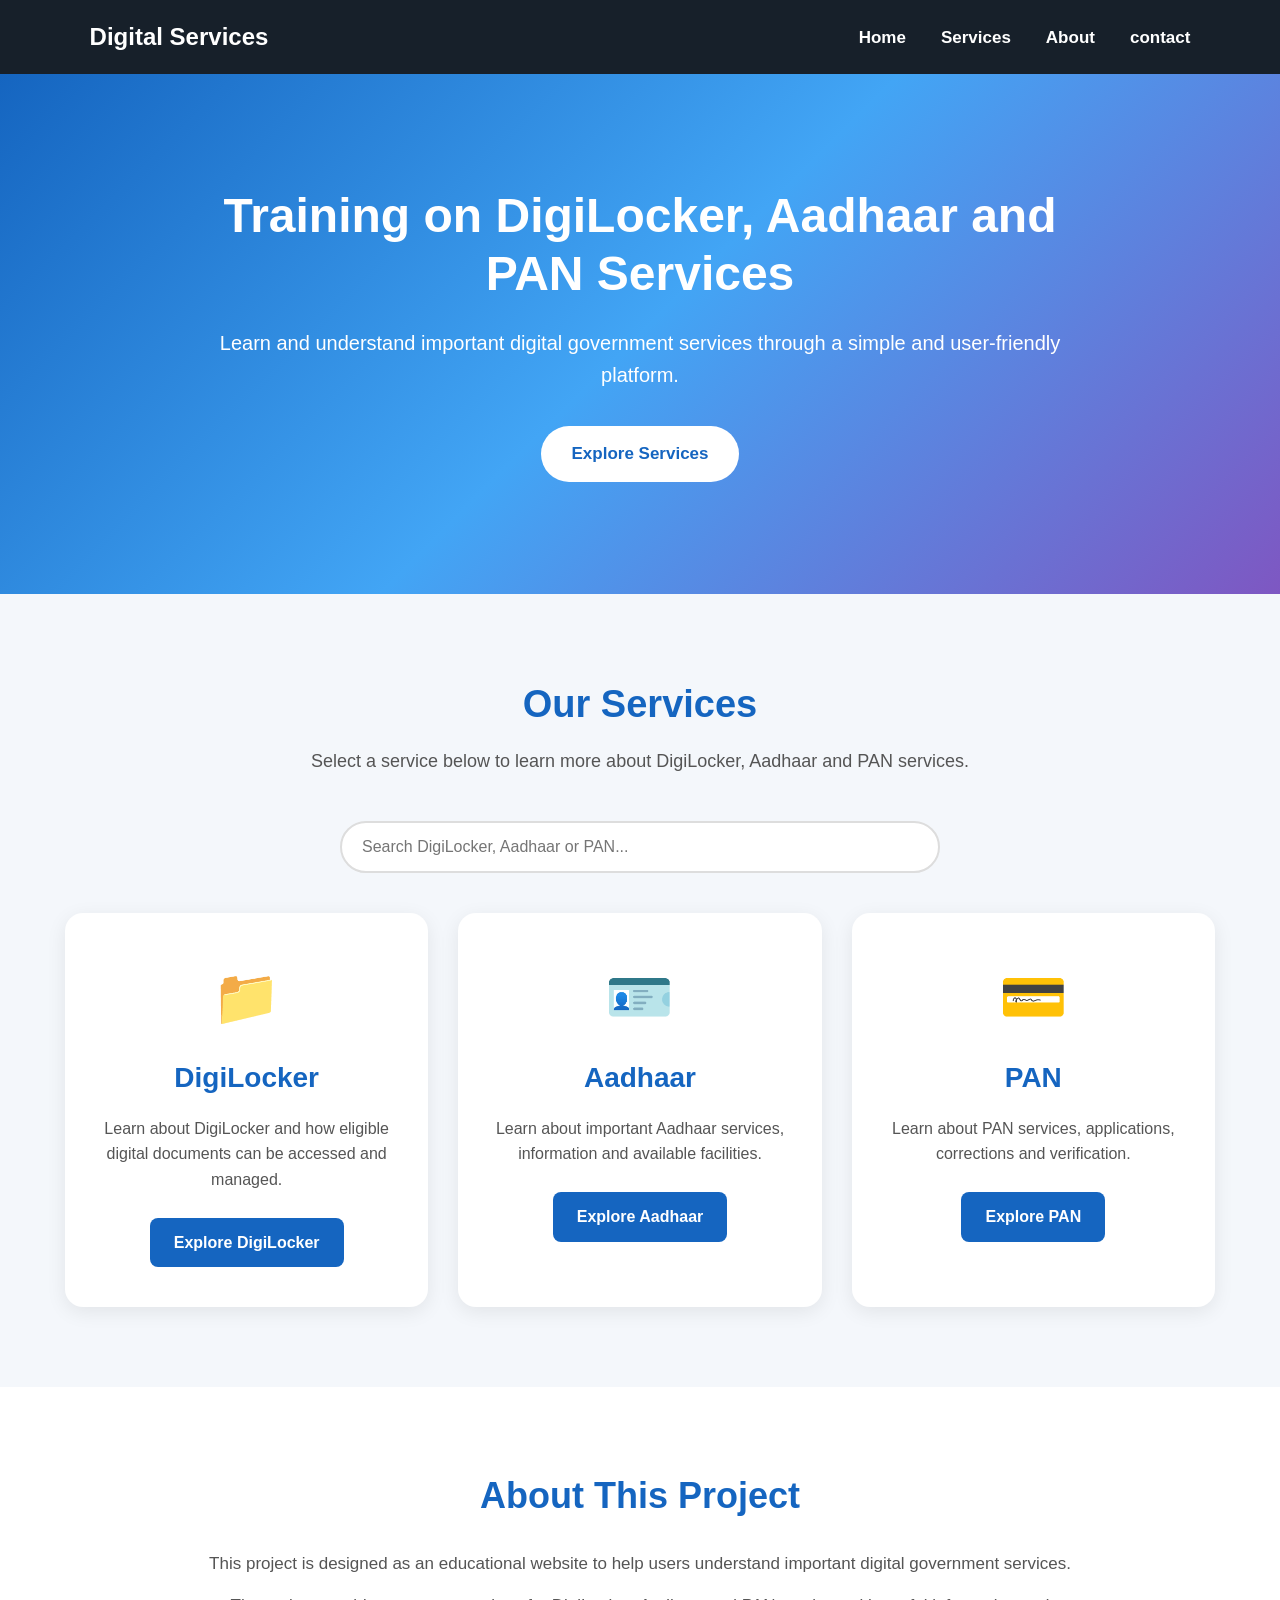
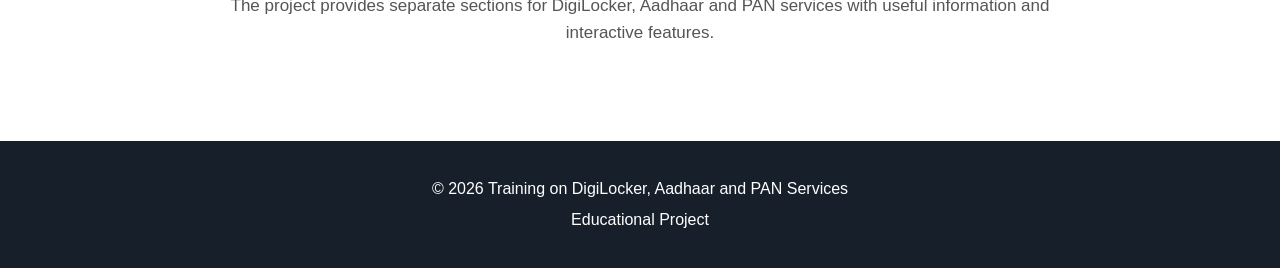
<file: index.html>
<!DOCTYPE html>
<html lang="en">

<head>
    <meta charset="UTF-8">
    <meta name="viewport" content="width=device-width, initial-scale=1.0">

    <title>Training on DigiLocker, Aadhaar and PAN Services</title>

    <!-- CSS -->
    <link rel="stylesheet" href="style.css">
</head>

<body>

    <!-- =================================
         NAVIGATION BAR
    ================================== -->

    <nav class="navbar">

        <div class="logo">
            Digital Services
        </div>

        <ul class="nav-links">

            <li>
                <a href="#home">Home</a>
            </li>

            <li>
                <a href="#services">Services</a>
            </li>

            <li>
                <a href="#about">About</a>
            </li>

            <li>
                <a href="contact/contact.html">contact</a>
            </li>

        </ul>

    </nav>


    <!-- =================================
         HERO / HOME SECTION
    ================================== -->

    <section class="hero" id="home">

        <div class="hero-content">

            <h1>
                Training on DigiLocker,
                Aadhaar and PAN Services
            </h1>

            <p>
                Learn and understand important digital
                government services through a simple
                and user-friendly platform.
            </p>

            <a href="#services" class="hero-button">
                Explore Services
            </a>

        </div>

    </section>


    <!-- =================================
         SERVICES SECTION
    ================================== -->

    <section class="services-section" id="services">

        <h2>Our Services</h2>

        <p class="section-description">
            Select a service below to learn more about
            DigiLocker, Aadhaar and PAN services.
        </p>


        <!-- SEARCH BOX -->

        <div class="search-box">

            <input
                type="text"
                id="searchInput"
                placeholder="Search DigiLocker, Aadhaar or PAN..."
            >

        </div>


        <!-- SERVICE CARDS -->

        <div class="service-container">


            <!-- =================================
                 DIGILOCKER
            ================================== -->

            <div class="home-service-card">

                <div class="service-icon">
                    📁
                </div>

                <h3>DigiLocker</h3>

                <p>
                    Learn about DigiLocker and how eligible
                    digital documents can be accessed and managed.
                </p>

                <a
                    href="DigiLocker/digilocker.html"
                    class="service-button"
                >
                    Explore DigiLocker
                </a>

            </div>


            <!-- =================================
                 AADHAAR
            ================================== -->

            <div class="home-service-card">

                <div class="service-icon">
                    🪪
                </div>

                <h3>Aadhaar</h3>

                <p>
                    Learn about important Aadhaar services,
                    information and available facilities.
                </p>

                <a
                    href="Aadhaar/aadhaar.html"
                    class="service-button"
                >
                    Explore Aadhaar
                </a>

            </div>


            <!-- =================================
                 PAN
            ================================== -->

            <div class="home-service-card">

                <div class="service-icon">
                    💳
                </div>

                <h3>PAN</h3>

                <p>
                    Learn about PAN services, applications,
                    corrections and verification.
                </p>

                <a
                    href="PAN/pan.html"
                    class="service-button"
                >
                    Explore PAN
                </a>

            </div>


        </div>

    </section>


    <!-- =================================
         ABOUT SECTION
    ================================== -->

    <section class="about-section" id="about">

        <div class="about-content">

            <h2>About This Project</h2>

            <p>
                This project is designed as an educational
                website to help users understand important
                digital government services.
            </p>

            <p>
                The project provides separate sections for
                DigiLocker, Aadhaar and PAN services with
                useful information and interactive features.
            </p>

        </div>

    </section>


    <!-- =================================
         FOOTER
    ================================== -->

    <footer>

        <p>
            © 2026 Training on DigiLocker, Aadhaar and PAN Services
        </p>

        <p>
            Educational Project
        </p>

    </footer>


    <!-- =================================
         JAVASCRIPT
    ================================== -->

    <script src="script.js"></script>

</body>

</html>
</file>
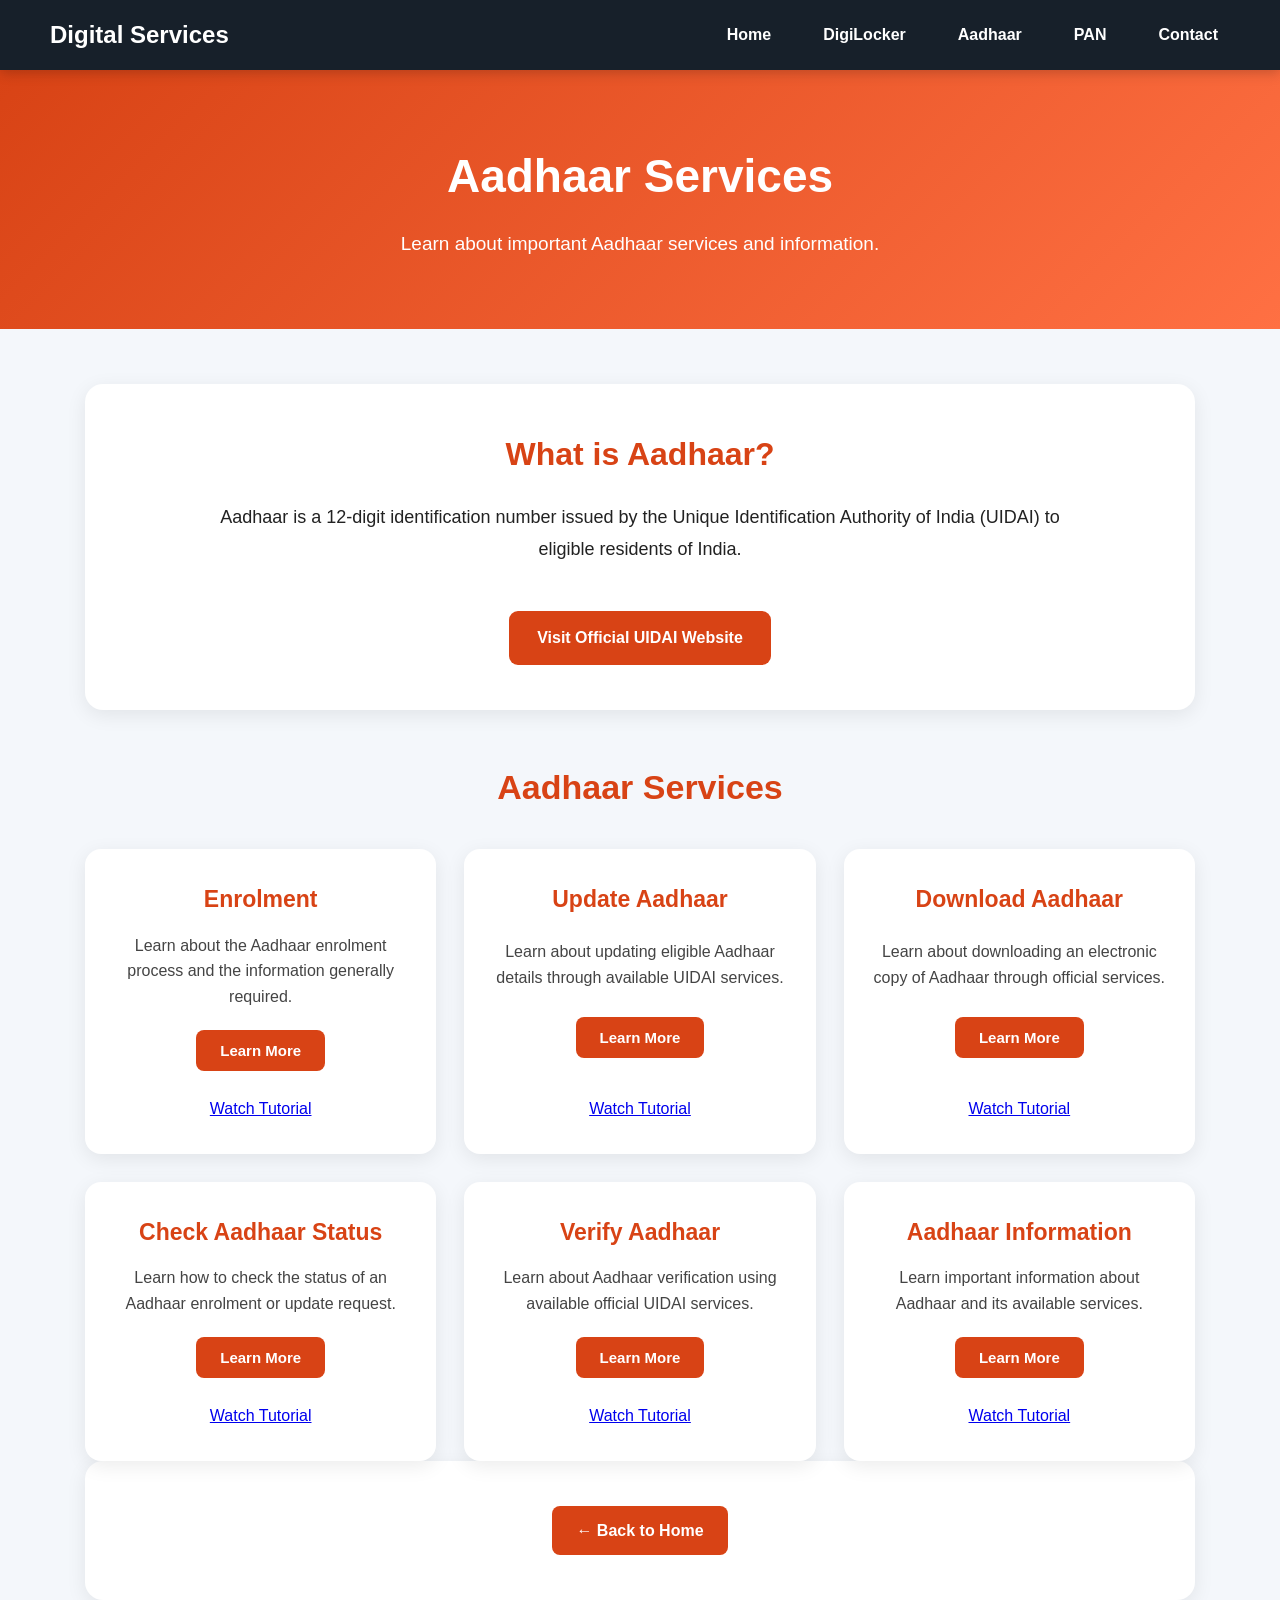
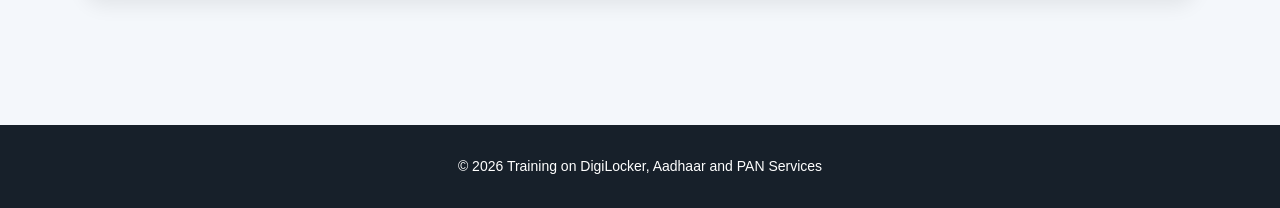
<file: Aadhaar/aadhaar.html>
<!DOCTYPE html>
<html lang="en">

<head>
    <meta charset="UTF-8">
    <meta name="viewport" content="width=device-width, initial-scale=1.0">

    <title>Aadhaar Services</title>

    <link rel="stylesheet" href="aadhaar.css">
</head>

<body>
    <!-- =================================
     NAVIGATION BAR
================================= -->

<nav class="navbar">

    <div class="logo">
        Digital Services
    </div>

    <ul class="nav-links">

        <li>
            <a href="../index.html">Home</a>
        </li>

        <li>
            <a href="../DigiLocker/digilocker.html">DigiLocker</a>
        </li>

        <li>
            <a href="aadhaar.html">Aadhaar</a>
        </li>

        <li>
            <a href="../PAN/pan.html">PAN</a>
        </li>

        <li>
            <a href="../Contact/contact.html">Contact</a>
        </li>

    </ul>

</nav>

    <!-- =================================
         HEADER
    ================================== -->

    <header>

        <h1>Aadhaar Services</h1>

        <p>
            Learn about important Aadhaar services
            and information.
        </p>



    </header>


    <main>

        <!-- =================================
             INTRODUCTION
        ================================== -->

        <section class="welcome">

            <h2>What is Aadhaar?</h2>

            <p>
                Aadhaar is a 12-digit identification number
                issued by the Unique Identification Authority
                of India (UIDAI) to eligible residents of India.
            </p>

            <br>

            <a
                href="https://uidai.gov.in/"
                target="_blank"
                rel="noopener noreferrer"
                class="official-button"
            >
                Visit Official UIDAI Website
            </a>

        </section>


        <!-- =================================
             AADHAAR SERVICES
        ================================== -->

        <section class="services">

            <h2>Aadhaar Services</h2>

            <div class="service-container">


                <!-- 1. ENROLMENT -->

                <div class="service-card">

                    <h3>Enrolment</h3>

                    <p>
                        Learn about the Aadhaar enrolment process
                        and the information generally required.
                    </p>

                    <button
                        class="learn-more"
                        data-service="0"
                    >
                        Learn More
                    </button>
                    <br>
                    <a href="https://www.youtube.com/watch?v=phr7xrssjdw" target="_blank" rel="noopener noreferrer">Watch Tutorial</a>

                </div>


                <!-- 2. UPDATE -->

                <div class="service-card">

                    <h3>Update Aadhaar</h3>

                    <p>
                        Learn about updating eligible Aadhaar
                        details through available UIDAI services.
                    </p>

                    <button
                        class="learn-more"
                        data-service="1"
                    >
                        Learn More
                    </button>
<br>
<a href="https://youtube.com/shorts/GVtZvedIdoM" target="_blank" rel="noopener noreferrer">Watch Tutorial</a>
                </div>


                <!-- 3. DOWNLOAD -->

                <div class="service-card">

                    <h3>Download Aadhaar</h3>

                    <p>
                        Learn about downloading an electronic
                        copy of Aadhaar through official services.
                    </p>

                    <button
                        class="learn-more"
                        data-service="2"
                    >
                        Learn More
                    </button>
                    <br>
<a href="https://youtube.com/shorts/jNaqPc8-eeA" target="_blank" rel="noopener noreferrer">Watch Tutorial</a>

                </div>


                <!-- 4. CHECK STATUS -->

                <div class="service-card">

                    <h3>Check Aadhaar Status</h3>

                    <p>
                        Learn how to check the status of an
                        Aadhaar enrolment or update request.
                    </p>

                    <button
                        class="learn-more"
                        data-service="3"
                    >
                        Learn More
                    </button>
                    <br>
                    <a href="https://www.youtube.com/watch?v=phr7xrssjdw" target="_blank" rel="noopener noreferrer">Watch Tutorial</a>

                </div>


                <!-- 5. VERIFY -->

                <div class="service-card">

                    <h3>Verify Aadhaar</h3>

                    <p>
                        Learn about Aadhaar verification using
                        available official UIDAI services.
                    </p>

                    <button
                        class="learn-more"
                        data-service="4"
                    >
                        Learn More
                    </button>
                    <br>
                    <a href="https://www.youtube.com/watch?v=wFTc5r4YvUU" target="_blank" rel="noopener noreferrer">Watch Tutorial</a>

                </div>


                <!-- 6. INFORMATION -->

                <div class="service-card">

                    <h3>Aadhaar Information</h3>

                    <p>
                        Learn important information about Aadhaar
                        and its available services.
                    </p>

                    <button
                        class="learn-more"
                        data-service="5"
                        >
                        Learn More
                    </button>
                    <br>
                    <a href="https://www.youtube.com/watch?v=z5Hl0UlqBKk" target="_blank" rel="noopener noreferrer">Watch Tutorial</a>

                </div>

            
           
        </section>


        <!-- =================================
             BACK TO HOME
        ================================== -->

        <section class="welcome">

            <a href="../index.html">
                ← Back to Home
            </a>

        </section>

    </main>


    <!-- =================================
         INFORMATION POPUP
    ================================== -->

    <div class="modal" id="infoModal">

        <div class="modal-content">

            <button
                class="close-button"
                id="closeModal"
            >
                ×
            </button>

            <h2 id="modalTitle">
                Aadhaar Service
            </h2>

            <p id="modalMessage"></p>

            <button
                class="modal-close"
                id="modalCloseButton"
            >
                Close
            </button>

        </div>

    </div>


    <!-- =================================
         FOOTER
    ================================== -->

    <footer>

        <p>
            © 2026 Training on DigiLocker, Aadhaar and PAN Services
        </p>

    </footer>


    <!-- =================================
         JAVASCRIPT
    ================================== -->

    <script src="aadhaar.js"></script>

</body>

</html>
</file>
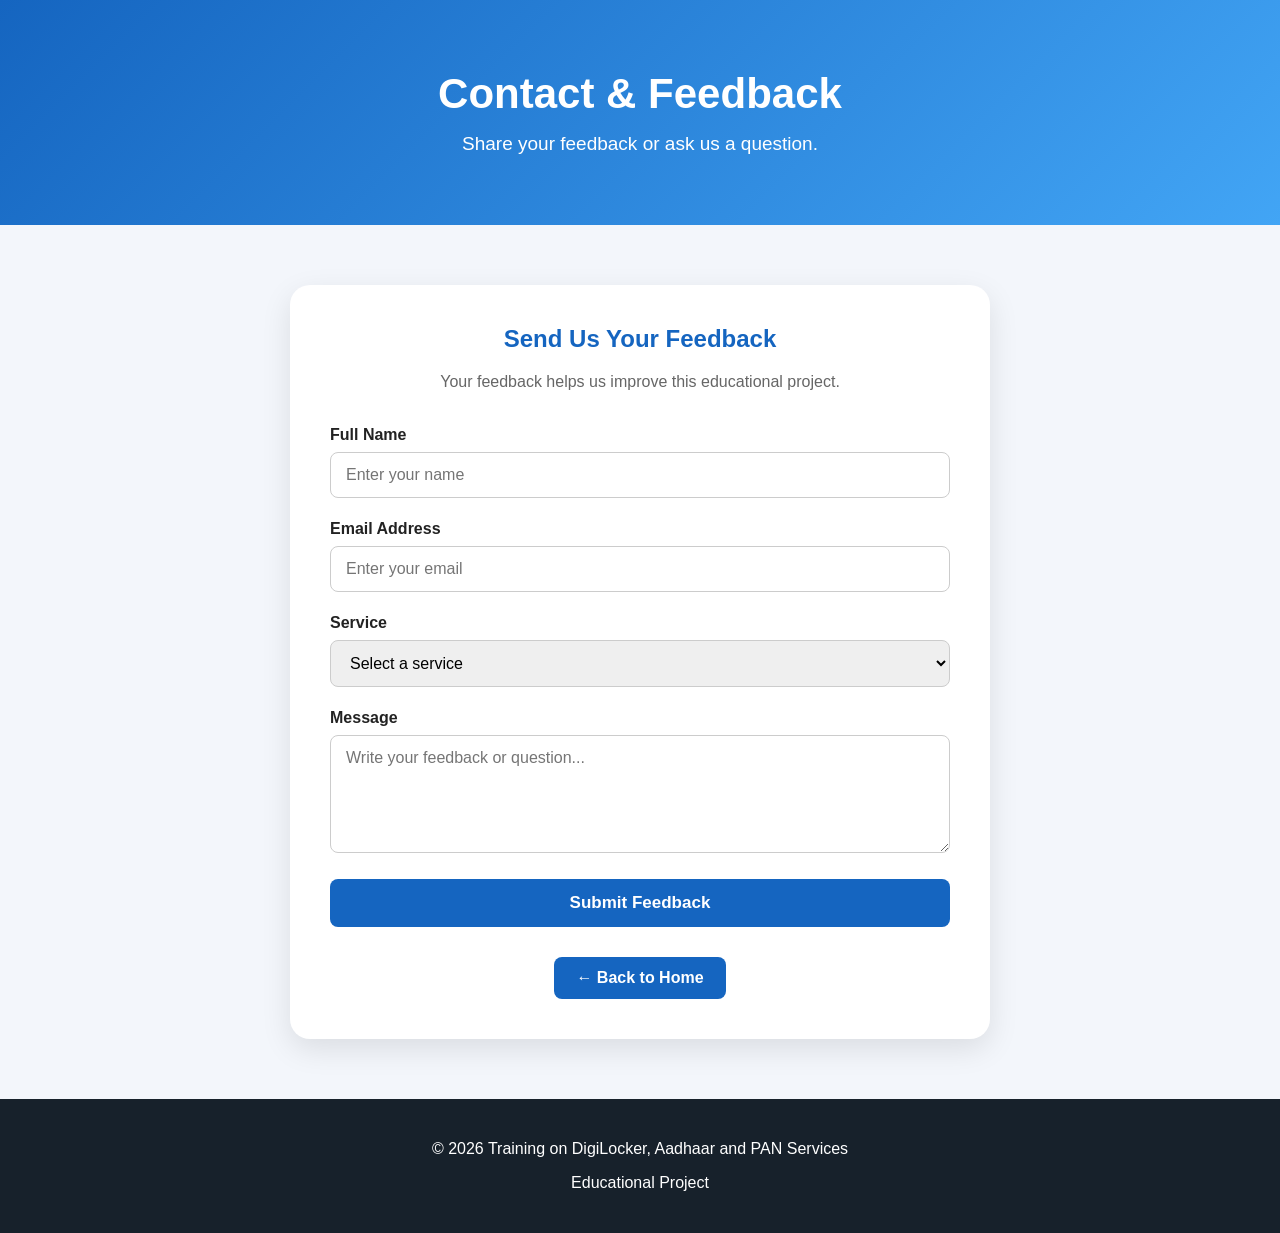
<file: contact/contact.html>
<!DOCTYPE html>
<html lang="en">

<head>
    <meta charset="UTF-8">
    <meta name="viewport" content="width=device-width, initial-scale=1.0">

    <title>Contact & Feedback</title>

    <link rel="stylesheet" href="contact.css">
</head>

<body>

    <!-- HEADER -->

    <header class="contact-header">

        <h1>Contact & Feedback</h1>

        <p>
            Share your feedback or ask us a question.
        </p>

    </header>


    <!-- CONTACT FORM -->

    <main>

        <section class="contact-section">

            <div class="contact-card">

                <h2>Send Us Your Feedback</h2>

                <p>
                    Your feedback helps us improve this educational project.
                </p>


                <form id="contactForm">

                    <!-- Name -->

                    <div class="form-group">

                        <label for="name">
                            Full Name
                        </label>

                        <input
                            type="text"
                            id="name"
                            placeholder="Enter your name"
                        >

                        <small id="nameError"></small>

                    </div>


                    <!-- Email -->

                    <div class="form-group">

                        <label for="email">
                            Email Address
                        </label>

                        <input
                            type="email"
                            id="email"
                            placeholder="Enter your email"
                        >

                        <small id="emailError"></small>

                    </div>


                    <!-- Service -->

                    <div class="form-group">

                        <label for="service">
                            Service
                        </label>

                        <select id="service">

                            <option value="">
                                Select a service
                            </option>

                            <option value="DigiLocker">
                                DigiLocker
                            </option>

                            <option value="Aadhaar">
                                Aadhaar
                            </option>

                            <option value="PAN">
                                PAN
                            </option>

                        </select>

                        <small id="serviceError"></small>

                    </div>


                    <!-- Message -->

                    <div class="form-group">

                        <label for="message">
                            Message
                        </label>

                        <textarea
                            id="message"
                            rows="5"
                            placeholder="Write your feedback or question..."
                        ></textarea>

                        <small id="messageError"></small>

                    </div>


                    <!-- Submit -->

                    <button type="submit" class="submit-button">
                        Submit Feedback
                    </button>

                </form>


                <!-- Success Message -->

                <div id="successMessage" class="success-message"></div>


                <!-- Back Home -->

                <a href="../index.html" class="back-button">
                    ← Back to Home
                </a>

            </div>

        </section>

    </main>


    <!-- FOOTER -->

    <footer>

        <p>
            © 2026 Training on DigiLocker, Aadhaar and PAN Services
        </p>

        <p>
            Educational Project
        </p>

    </footer>


    <!-- JAVASCRIPT -->

    <script src="contact.js"></script>
</body>
</html>
</file>
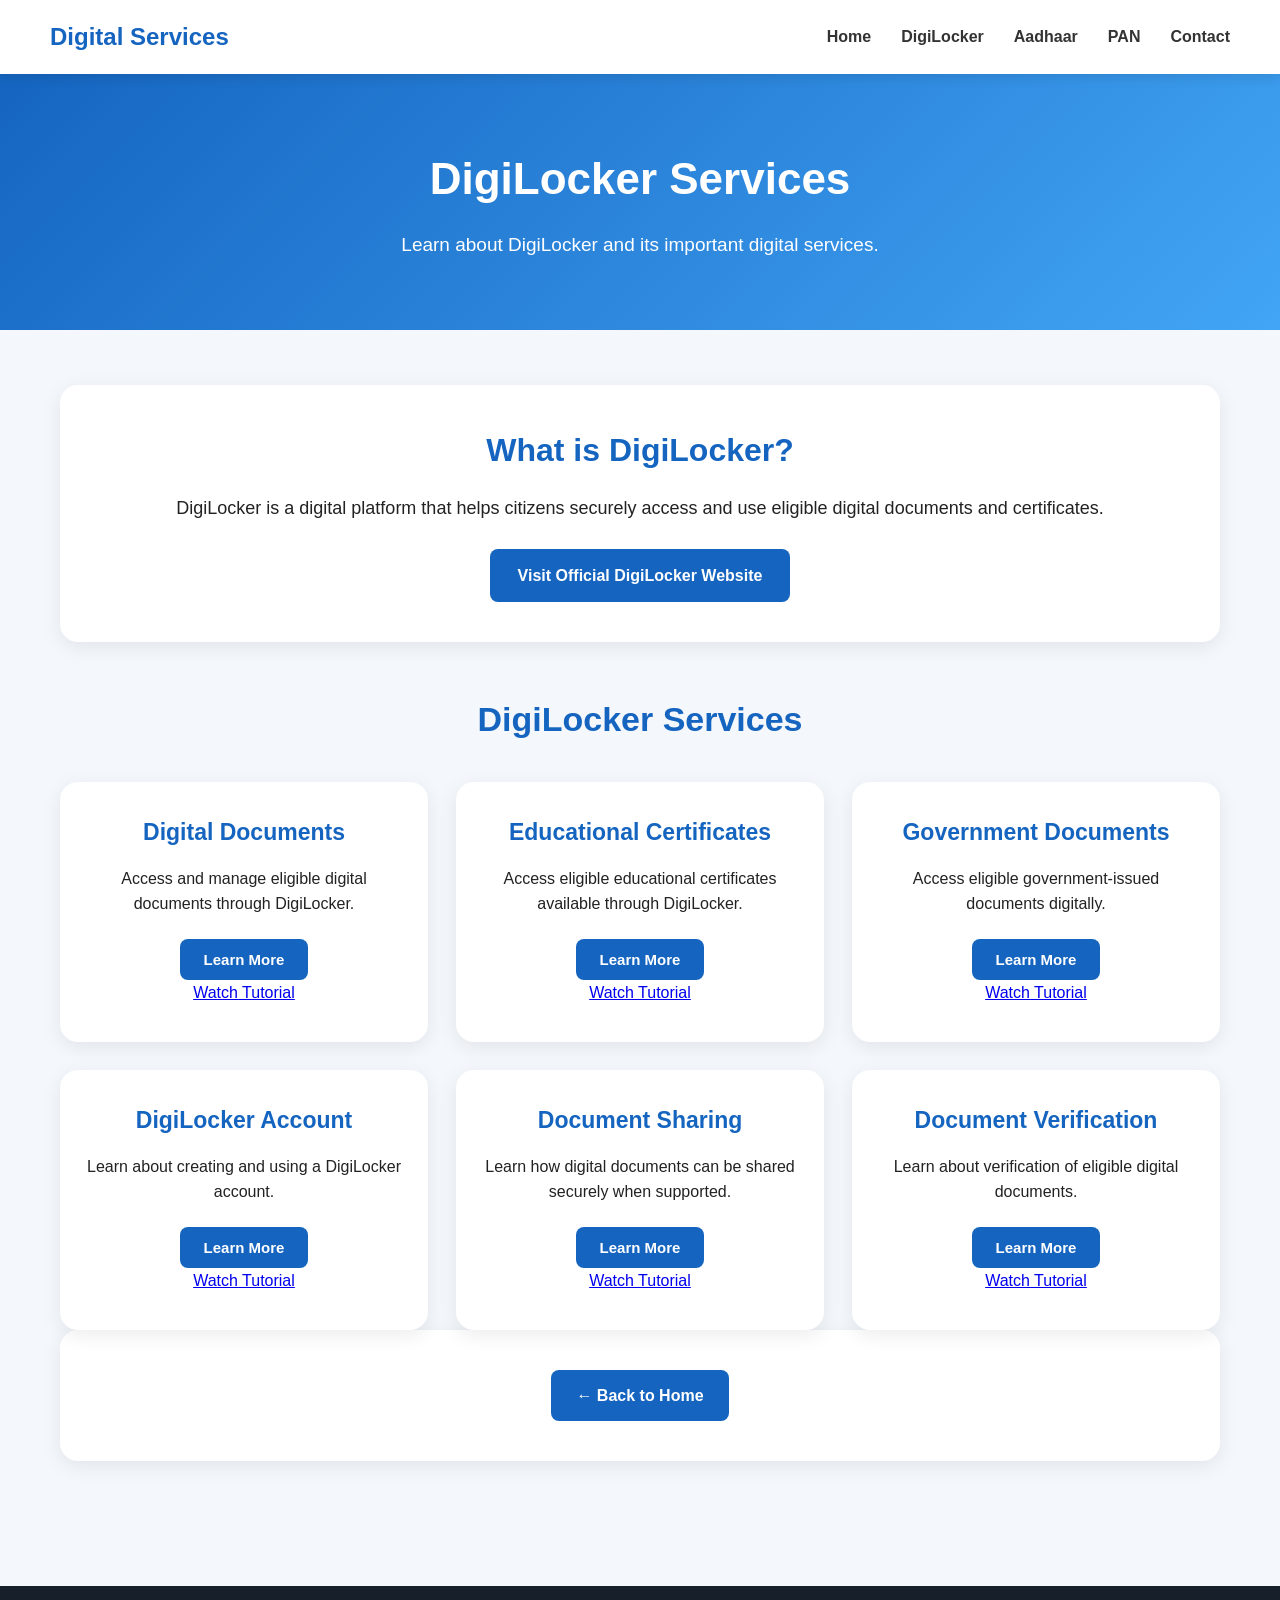
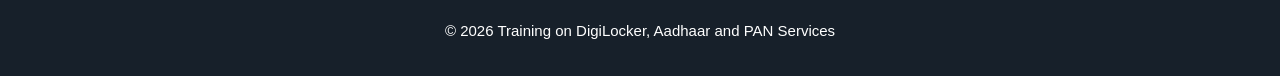
<file: DigiLocker/digilocker.html>
<!DOCTYPE html>
<html lang="en">

<head>
    <meta charset="UTF-8">
    <meta name="viewport" content="width=device-width, initial-scale=1.0">

    <title>DigiLocker Services</title>

    <link rel="stylesheet" href="digilocker.css">
</head>

<body>

    <!-- =================================
         NAVIGATION BAR
    ================================== -->

    <nav class="navbar">

        <div class="logo">
            Digital Services
        </div>

        <ul class="nav-links">

            <li>
                <a href="../index.html">Home</a>
            </li>

            <li>
                <a href="digilocker.html">DigiLocker</a>
            </li>

            <li>
                <a href="../Aadhaar/aadhaar.html">Aadhaar</a>
            </li>

            <li>
                <a href="../PAN/pan.html">PAN</a>
            </li>

            <li>
                <a href="../Contact/contact.html">Contact</a>
            </li>

        </ul>

    </nav>


    <!-- =================================
         HEADER
    ================================== -->

    <header>

        <h1>DigiLocker Services</h1>

        <p>
            Learn about DigiLocker and its important digital services.
        </p>


    </header>


    <main>

        <!-- =================================
             INTRODUCTION
        ================================== -->

        <section class="welcome">

            <h2>What is DigiLocker?</h2>

            <p>
                DigiLocker is a digital platform that helps citizens
                securely access and use eligible digital documents
                and certificates.
            </p>

            <br>

            <a
                href="https://www.digilocker.gov.in/"
                target="_blank"
                rel="noopener noreferrer"
                class="official-button"
            >
                Visit Official DigiLocker Website
            </a>

        </section>


        <!-- =================================
             SERVICES
        ================================== -->

        <section class="services">

            <h2>DigiLocker Services</h2>

            <div class="service-container">


                <!-- Digital Documents -->

                <div class="service-card">

                    <h3>Digital Documents</h3>

                    <p>
                        Access and manage eligible digital documents
                        through DigiLocker.
                    </p>

                    <button
                        class="learn-more"
                        data-service="0"
                    >
                        Learn More
                    </button>
                    
                    <br>
                    <a href="https://www.youtube.com/watch?v=-s2o9ngAWE4"
   target="_blank" rel="noopener noreferrer">Watch Tutorial</a>

                </div>


                <!-- Educational Certificates -->

                <div class="service-card">

                    <h3>Educational Certificates</h3>

                    <p>
                        Access eligible educational certificates
                        available through DigiLocker.
                    </p>

                    <button
                        class="learn-more"
                        data-service="1"
                    >
                        Learn More
                    </button>

                    <br>
                    <a href="https://www.youtube.com/watch?v=7EsX-WRafk0"
   target="_blank" rel="noopener noreferrer">Watch Tutorial</a>

                </div>


                <!-- Government Documents -->

                <div class="service-card">

                    <h3>Government Documents</h3>

                    <p>
                        Access eligible government-issued documents
                        digitally.
                    </p>

                    <button
                        class="learn-more"
                        data-service="2"
                    >
                        Learn More
                    </button>

                    <br>
                    <a href="https://www.youtube.com/watch?v=-s2o9ngAWE4"
   target="_blank" rel="noopener noreferrer">Watch Tutorial</a>

                </div>


                <!-- DigiLocker Account -->

                <div class="service-card">

                    <h3>DigiLocker Account</h3>

                    <p>
                        Learn about creating and using a DigiLocker
                        account.
                    </p>

                    <button
                        class="learn-more"
                        data-service="3"
                    >
                        Learn More
                    </button>

<br>
<a href="https://www.youtube.com/watch?v=-s2o9ngAWE4"
   target="_blank" rel="noopener noreferrer">Watch Tutorial</a>
                </div>


                <!-- Document Sharing -->

                <div class="service-card">

                    <h3>Document Sharing</h3>

                    <p>
                        Learn how digital documents can be shared
                        securely when supported.
                    </p>

                    <button
                        class="learn-more"
                        data-service="4"
                    >
                        Learn More
                    </button>

<br>
<a href="https://www.youtube.com/watch?v=-s2o9ngAWE4"
   target="_blank" rel="noopener noreferrer">Watch Tutorial</a>
                </div>


                <!-- Document Verification -->

                <div class="service-card">

                    <h3>Document Verification</h3>

                    <p>
                        Learn about verification of eligible
                        digital documents.
                    </p>

                    <button
                        class="learn-more"
                        data-service="5"
                    >
                        Learn More
                    </button>

                    <br>
                    <a href="https://www.youtube.com/watch?v=-s2o9ngAWE4"
   target="_blank" rel="noopener noreferrer">Watch Tutorial</a>

                </div>


            </div>

        </section>


        <!-- =================================
             BACK TO HOME
        ================================== -->

        <section class="welcome">

            <a href="../index.html">
                ← Back to Home
            </a>

        </section>

    </main>


    <!-- =================================
         INFORMATION POPUP
    ================================== -->

    <div class="modal" id="infoModal">

        <div class="modal-content">

            <button
                class="close-button"
                id="closeModal"
            >
                ×
            </button>

            <h2 id="modalTitle">
                DigiLocker Service
            </h2>

            <p id="modalMessage"></p>

            <button
                class="modal-close"
                id="modalCloseButton"
            >
                Close
            </button>

        </div>

    </div>


    <!-- =================================
         FOOTER
    ================================== -->

    <footer>

        <p>
            © 2026 Training on DigiLocker, Aadhaar and PAN Services
        </p>

    </footer>


    <!-- =================================
         JAVASCRIPT
    ================================== -->

    <script src="digilocker.js"></script>

</body>

</html>
</file>
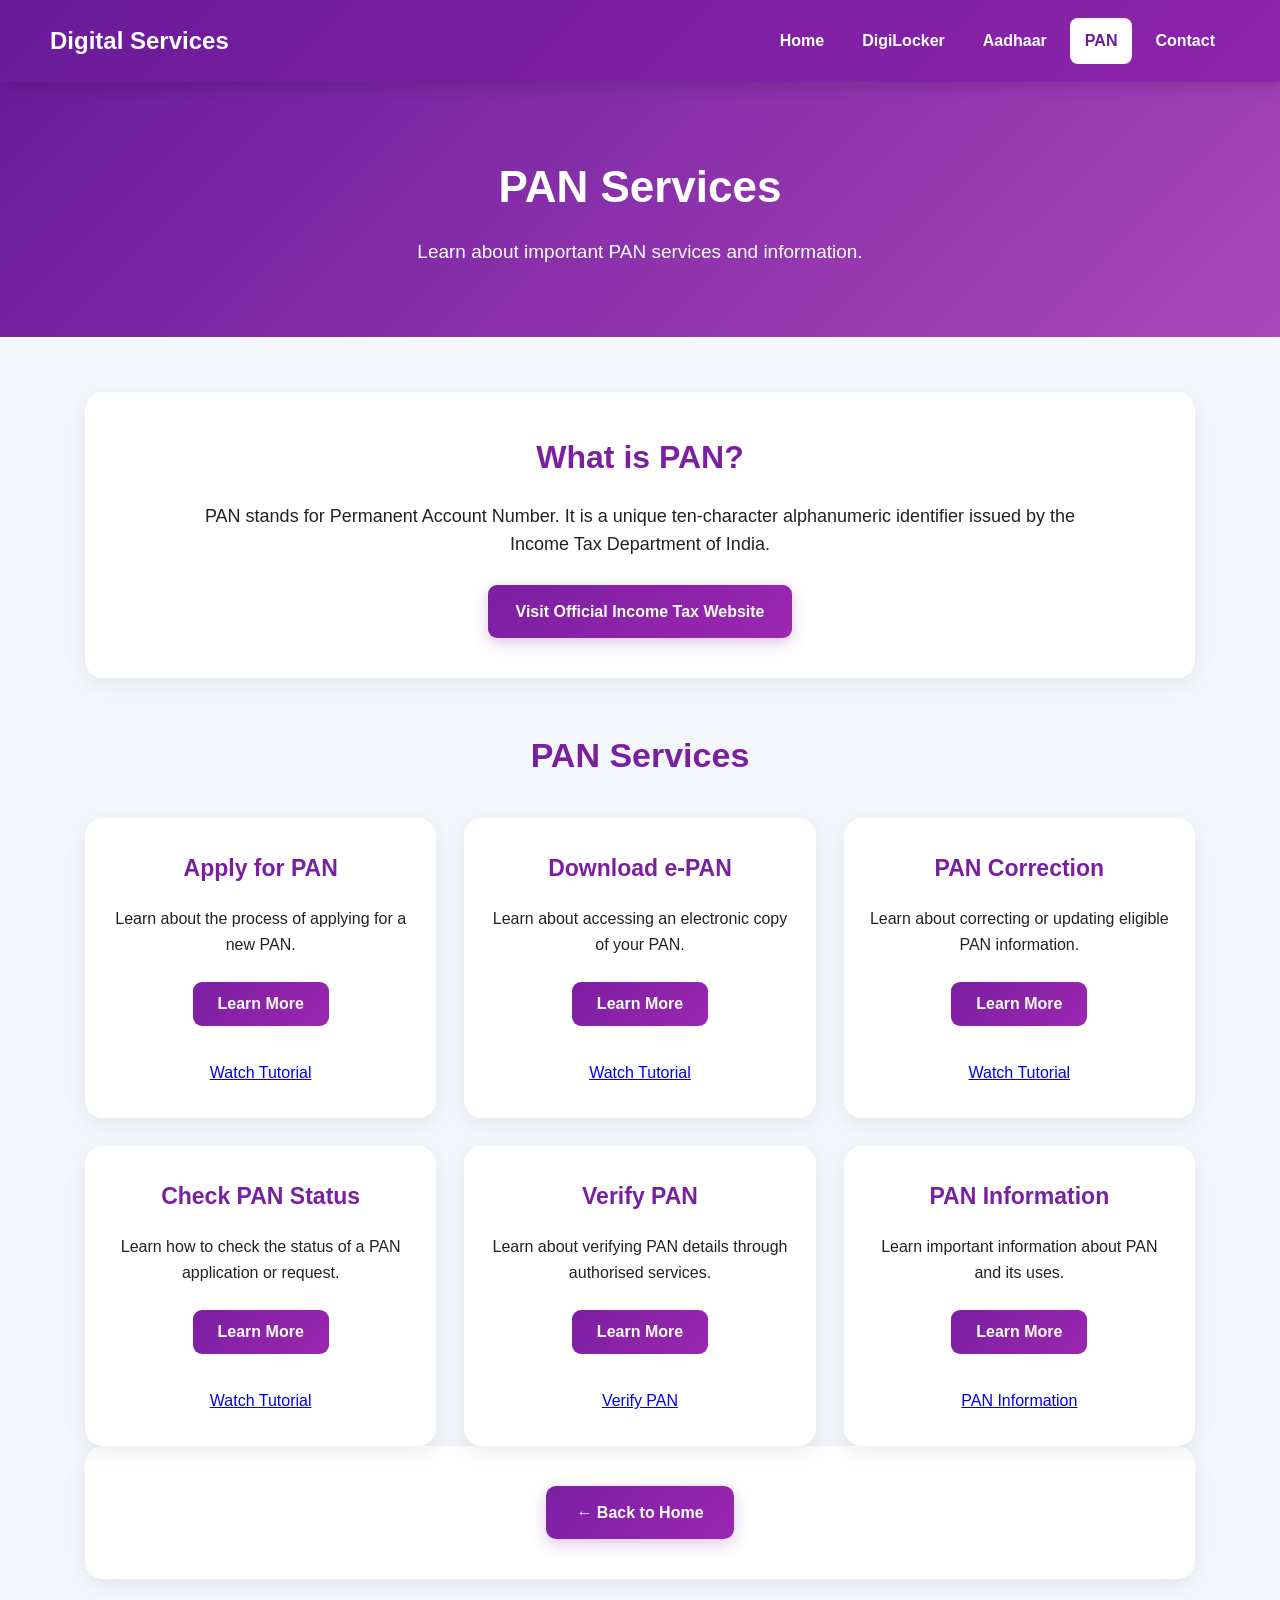
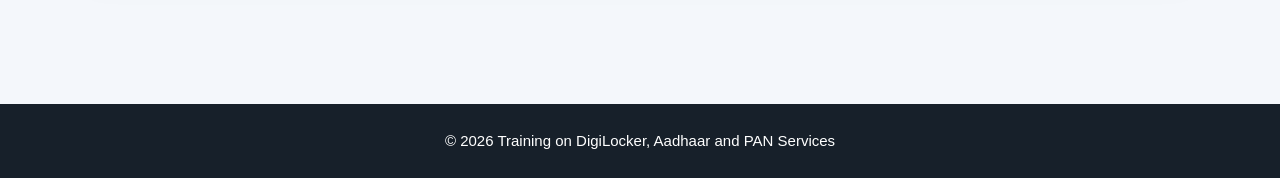
<file: PAN/pan.html>
<!DOCTYPE html>
<html lang="en">

<head>
    <meta charset="UTF-8">
    <meta name="viewport" content="width=device-width, initial-scale=1.0">

    <title>PAN Services</title>

    <link rel="stylesheet" href="pan.css">
</head>

<body>

    <!-- =================================
         NAVIGATION BAR
    ================================== -->

    <nav class="navbar">

        <div class="logo">
            Digital Services
        </div>

        <ul class="nav-links">

            <li>
                <a href="../index.html">Home</a>
            </li>

            <li>
                <a href="../DigiLocker/digilocker.html">DigiLocker</a>
            </li>

            <li>
                <a href="../Aadhaar/aadhaar.html">Aadhaar</a>
            </li>

            <li>
                <a href="pan.html">PAN</a>
            </li>

            <li>
                <a href="../Contact/contact.html">Contact</a>
            </li>

        </ul>

    </nav>


    <!-- =================================
         HEADER
    ================================== -->

    <header>

        <h1>PAN Services</h1>

        <p>
            Learn about important PAN services and information.
        </p>



    </header>


    <main>

        <!-- =================================
             INTRODUCTION
        ================================== -->

        <section class="welcome">

            <h2>What is PAN?</h2>

            <p>
                PAN stands for Permanent Account Number.
                It is a unique ten-character alphanumeric
                identifier issued by the Income Tax Department
                of India.
            </p>

            <br>

            <a
                href="https://www.incometax.gov.in/iec/foportal/"
                target="_blank"
                rel="noopener noreferrer"
                class="official-button"
            >
                Visit Official Income Tax Website
            </a>

        </section>


        <!-- =================================
             PAN SERVICES
        ================================== -->

        <section class="services">

            <h2>PAN Services</h2>

            <div class="service-container">


                <!-- APPLY FOR PAN -->

                <div class="service-card">

                    <h3>Apply for PAN</h3>

                    <p>
                        Learn about the process of applying
                        for a new PAN.
                    </p>

                    <button
                        class="learn-more"
                        data-service="0"
                    >
                        Learn More
                    </button>
                    <br>
                    
<a href="https://www.youtube.com/watch?v=j3UGJ6lzsBM" target="_blank" rel="noopener noreferrer">Watch Tutorial</a>


                </div>


                <!-- DOWNLOAD E-PAN -->

                <div class="service-card">

                    <h3>Download e-PAN</h3>

                    <p>
                        Learn about accessing an electronic
                        copy of your PAN.
                    </p>

                    <button
                        class="learn-more"
                        data-service="1"
                    >
                        Learn More
                    </button>
                    <br>
                    <a href="https://www.youtube.com/watch?v=j3UGJ6lzsBM" target="_blank" rel="noopener noreferrer">Watch Tutorial</a>

                </div>


                <!-- PAN CORRECTION -->

                <div class="service-card">

                    <h3>PAN Correction</h3>

                    <p>
                        Learn about correcting or updating
                        eligible PAN information.
                    </p>

                    <button
                        class="learn-more"
                        data-service="2"
                    >
                        Learn More
                    </button>
                    <br>


                <a href="https://www.youtube.com/watch?v=j3UGJ6lzsBM" target="_blank" rel="noopener noreferrer">Watch Tutorial</a>
</div>

                <!-- CHECK PAN STATUS -->

                <div class="service-card">

                    <h3>Check PAN Status</h3>

                    <p>
                        Learn how to check the status of a
                        PAN application or request.
                    </p>

                    <button
                        class="learn-more"
                        data-service="3"
                    >
                        Learn More
                    </button>
                    <br>
                    <a href="https://www.youtube.com/watch?v=j3UGJ6lzsBM" target="_blank" rel="noopener noreferrer">Watch Tutorial</a>

                </div>


                <!-- VERIFY PAN -->

                <div class="service-card">

                    <h3>Verify PAN</h3>

                    <p>
                        Learn about verifying PAN details
                        through authorised services.
                    </p>

                    <button
                        class="learn-more"
                        data-service="4"
                    >
                        Learn More
                    </button>
                    <br>
                    <a href="https://www.incometax.gov.in/iec/foportal/help/all-topics/e-filing-services/verify-your-pan" target="_blank" rel="noopener noreferrer">Verify PAN</a>

                </div>


                <!-- PAN INFORMATION -->

                <div class="service-card">

                    <h3>PAN Information</h3>

                    <p>
                        Learn important information about
                        PAN and its uses.
                    </p>

                    <button
                        class="learn-more"
                        data-service="5"
                    >
                        Learn More
                    </button>
                    <br>
                    <a href="https://www.incometaxindia.gov.in/en/pan" target="_blank" rel="noopener noreferrer">PAN Information</a>

                </div>


            </div>

        </section>


        <!-- =================================
             BACK TO HOME
        ================================== -->

        <section class="welcome">

            <a href="../index.html">
                ← Back to Home
            </a>

        </section>

    </main>


    <!-- =================================
         INFORMATION POPUP
    ================================== -->

    <div class="modal" id="infoModal">

        <div class="modal-content">

            <button
                class="close-button"
                id="closeModal"
            >
                ×
            </button>

            <h2 id="modalTitle">
                PAN Service
            </h2>

           <div id="modalMessage"></div>

            <button
                class="modal-close"
                id="modalCloseButton"
            >
                Close
            </button>

        </div>

    </div>


    <!-- =================================
         FOOTER
    ================================== -->

    <footer>

        <p>
            © 2026 Training on DigiLocker, Aadhaar and PAN Services
        </p>

    </footer>


    <!-- =================================
         JAVASCRIPT
    ================================== -->

    <script src="pan.js"></script>

</body>

</html>
</file>
<file: style.css>
/* ========================================
   RESET
======================================== */

* {
    margin: 0;
    padding: 0;
    box-sizing: border-box;
}

html {
    scroll-behavior: smooth;
}

body {
    font-family: Arial, Helvetica, sans-serif;
    background: #f4f7fb;
    color: #222;
    line-height: 1.6;
}


/* ========================================
   NAVIGATION BAR
======================================== */

.navbar {
    width: 100%;
    background: #17202a;
    display: flex;
    justify-content: space-between;
    align-items: center;
    padding: 18px 7%;
    position: sticky;
    top: 0;
    z-index: 1000;
}

.logo {
    color: white;
    font-size: 24px;
    font-weight: bold;
}

.nav-links {
    display: flex;
    list-style: none;
    gap: 35px;
}

.nav-links a {
    color: white;
    text-decoration: none;
    font-size: 17px;
    font-weight: bold;
    transition: 0.3s;
}

.nav-links a:hover {
    color: #64b5f6;
}


/* ========================================
   HERO SECTION
======================================== */

.hero {
    min-height: 520px;
    display: flex;
    justify-content: center;
    align-items: center;
    text-align: center;
    padding: 70px 20px;

    background: linear-gradient(
        135deg,
        #1565c0,
        #42a5f5,
        #7e57c2
    );
}

.hero-content {
    max-width: 900px;
    color: white;
}

.hero h1 {
    font-size: 48px;
    line-height: 1.2;
    margin-bottom: 25px;
}

.hero p {
    font-size: 20px;
    margin-bottom: 35px;
}

.hero-button {
    display: inline-block;
    background: white;
    color: #1565c0;
    text-decoration: none;
    padding: 14px 30px;
    border-radius: 30px;
    font-size: 17px;
    font-weight: bold;
    transition: 0.3s;
}

.hero-button:hover {
    transform: translateY(-3px);
    box-shadow: 0 8px 20px rgba(0, 0, 0, 0.2);
}


/* ========================================
   SERVICES SECTION
======================================== */

.services-section {
    max-width: 1200px;
    margin: auto;
    padding: 80px 25px;
    text-align: center;
}

.services-section h2 {
    color: #1565c0;
    font-size: 38px;
    margin-bottom: 12px;
}

.section-description {
    font-size: 18px;
    margin-bottom: 45px;
    color: #555;
}


/* ========================================
   SERVICE CARDS
======================================== */

.service-container {
    display: grid;
    grid-template-columns: repeat(3, 1fr);
    gap: 30px;
}

.home-service-card {
    background: white;
    padding: 40px 30px;
    border-radius: 18px;

    box-shadow:
        0 5px 20px rgba(0, 0, 0, 0.08);

    transition: 0.3s;
}

.home-service-card:hover {
    transform: translateY(-10px);

    box-shadow:
        0 12px 30px rgba(0, 0, 0, 0.15);
}


/* ========================================
   SERVICE ICONS
======================================== */

.service-icon {
    font-size: 55px;
    margin-bottom: 15px;
}

.home-service-card h3 {
    font-size: 28px;
    color: #1565c0;
    margin-bottom: 15px;
}

.home-service-card p {
    font-size: 16px;
    color: #555;
    margin-bottom: 25px;
}


/* ========================================
   SERVICE BUTTONS
======================================== */

.service-button {
    display: inline-block;

    background: #1565c0;
    color: white;

    text-decoration: none;

    padding: 12px 24px;

    border-radius: 8px;

    font-weight: bold;

    transition: 0.3s;
}

.service-button:hover {
    background: #0d47a1;
    transform: translateY(-2px);
}


/* ========================================
   ABOUT SECTION
======================================== */

.about-section {
    background: white;
    padding: 80px 25px;
}

.about-content {
    max-width: 900px;
    margin: auto;
    text-align: center;
}

.about-content h2 {
    color: #1565c0;
    font-size: 36px;
    margin-bottom: 25px;
}

.about-content p {
    font-size: 17px;
    color: #555;
    margin-bottom: 15px;
}


/* ========================================
   FOOTER
======================================== */

footer {
    background: #17202a;
    color: white;
    text-align: center;
    padding: 30px 20px;
}

footer p {
    margin: 5px 0;
}


/* ========================================
   RESPONSIVE DESIGN
======================================== */

@media (max-width: 900px) {

    .service-container {
        grid-template-columns: repeat(2, 1fr);
    }

    .hero h1 {
        font-size: 40px;
    }
}


@media (max-width: 600px) {

    .navbar {
        flex-direction: column;
        gap: 15px;
    }

    .nav-links {
        gap: 18px;
    }

    .nav-links a {
        font-size: 15px;
    }

    .hero {
        min-height: 450px;
        padding: 50px 20px;
    }

    .hero h1 {
        font-size: 32px;
    }

    .hero p {
        font-size: 17px;
    }

    .service-container {
        grid-template-columns: 1fr;
    }

    .services-section {
        padding: 60px 20px;
    }

    .services-section h2 {
        font-size: 32px;
    }

    .about-content h2 {
        font-size: 30px;
    }
}
/* ========================================
   SEARCH BOX
======================================== */

.search-box {
    max-width: 600px;
    margin: 0 auto 40px auto;
}

.search-box input {
    width: 100%;

    padding: 15px 20px;

    border: 2px solid #ddd;

    border-radius: 30px;

    font-size: 16px;

    outline: none;

    transition: 0.3s;
}

.search-box input:focus {
    border-color: #1565c0;

    box-shadow: 0 0 10px rgba(21, 101, 192, 0.15);
}
</file>
<file: Aadhaar/aadhaar.css>
/* ========================================
   AADHAAR PAGE - COMPLETE CSS
======================================== */

* {
    margin: 0;
    padding: 0;
    box-sizing: border-box;
}

html {
    scroll-behavior: smooth;
}

body {
    font-family: Arial, Helvetica, sans-serif;
    background: #f4f7fb;
    color: #222;
    line-height: 1.6;
}


/* ========================================
   NAVIGATION BAR
======================================== */

.navbar {
    width: 100%;
    background: #17202a;
    color: white;

    display: flex;
    justify-content: space-between;
    align-items: center;

    padding: 16px 50px;

    position: sticky;
    top: 0;
    z-index: 1000;

    box-shadow: 0 3px 12px rgba(0, 0, 0, 0.2);
}


/* Logo */

.logo {
    font-size: 24px;
    font-weight: bold;
    color: white;
}


/* Navigation links */

.nav-links {
    list-style: none;

    display: flex;
    align-items: center;

    gap: 28px;
}


/* Links */

.nav-links a {
    color: white;
    text-decoration: none;

    font-size: 16px;
    font-weight: bold;

    padding: 8px 12px;

    border-radius: 6px;

    transition: 0.3s ease;
}


/* Hover */

.nav-links a:hover {
    background: #d84315;
    color: white;
}


/* ========================================
   HEADER
======================================== */

header {
    background: linear-gradient(135deg, #d84315, #ff7043);

    color: white;

    text-align: center;

    padding: 70px 20px;
}

header h1 {
    font-size: 46px;
    margin-bottom: 15px;
}

header p {
    font-size: 19px;
}


/* ========================================
   MAIN
======================================== */

main {
    max-width: 1150px;

    margin: auto;

    padding: 55px 20px;
}


/* ========================================
   WELCOME SECTION
======================================== */

.welcome {
    background: white;

    padding: 45px 35px;

    margin-bottom: 50px;

    border-radius: 18px;

    text-align: center;

    box-shadow: 0 5px 20px rgba(0, 0, 0, 0.08);
}

.welcome h2 {
    color: #d84315;

    font-size: 32px;

    margin-bottom: 20px;
}

.welcome p {
    font-size: 18px;

    max-width: 900px;

    margin: 0 auto 20px;

    line-height: 1.8;
}


/* ========================================
   OFFICIAL UIDAI BUTTON
======================================== */

.official-button {
    display: inline-block;

    background: #d84315;

    color: white;

    text-decoration: none;

    padding: 14px 28px;

    border-radius: 9px;

    font-size: 16px;

    font-weight: bold;

    transition: 0.3s ease;
}

.official-button:hover {
    background: #bf360c;

    transform: translateY(-2px);

    box-shadow: 0 6px 15px rgba(0, 0, 0, 0.18);
}


/* ========================================
   SERVICES
======================================== */

.services h2 {
    text-align: center;

    color: #d84315;

    font-size: 34px;

    margin-bottom: 35px;
}


/* ========================================
   SERVICE CONTAINER
======================================== */

.service-container {
    display: grid;

    grid-template-columns: repeat(3, 1fr);

    gap: 28px;
}


/* ========================================
   SERVICE CARDS
======================================== */

.service-card {
    background: white;

    padding: 32px 25px;

    border-radius: 16px;

    text-align: center;

    min-height: 250px;

    display: flex;
    flex-direction: column;
    justify-content: space-between;

    box-shadow: 0 5px 20px rgba(0, 0, 0, 0.08);

    transition: all 0.3s ease;
}

.service-card:hover {
    transform: translateY(-8px);

    box-shadow: 0 12px 28px rgba(0, 0, 0, 0.15);
}


/* Card heading */

.service-card h3 {
    color: #d84315;

    font-size: 23px;

    margin-bottom: 15px;
}


/* Card paragraph */

.service-card p {
    font-size: 16px;

    margin-bottom: 20px;

    color: #444;
}


/* ========================================
   LEARN MORE BUTTON
======================================== */

.service-card button {
    border: none;

    background: #d84315;

    color: white;

    padding: 12px 24px;

    border-radius: 8px;

    font-size: 15px;

    font-weight: bold;

    cursor: pointer;

    transition: 0.3s ease;

    align-self: center;
}

.service-card button:hover {
    background: #bf360c;

    transform: translateY(-2px);
}


/* ========================================
   BACK TO HOME
======================================== */

.welcome a[href="../index.html"] {
    display: inline-block;

    background: #d84315;

    color: white;

    text-decoration: none;

    padding: 12px 24px;

    border-radius: 8px;

    font-weight: bold;

    transition: 0.3s ease;
}

.welcome a[href="../index.html"]:hover {
    background: #bf360c;

    transform: translateY(-2px);
}


/* ========================================
   MODAL / POPUP
======================================== */

.modal {
    display: none;

    position: fixed;

    top: 0;
    left: 0;

    width: 100%;
    height: 100%;

    background: rgba(0, 0, 0, 0.65);

    justify-content: center;
    align-items: center;

    padding: 20px;

    z-index: 2000;
}


/* Show modal */

.modal.active {
    display: flex;
}


/* Modal box */

.modal-content {
    position: relative;

    background: white;

    width: 100%;

    max-width: 550px;

    padding: 40px;

    border-radius: 18px;

    text-align: center;

    box-shadow: 0 15px 40px rgba(0, 0, 0, 0.3);

    animation: modalAppear 0.3s ease;
}


/* Modal animation */

@keyframes modalAppear {

    from {
        opacity: 0;
        transform: translateY(-30px) scale(0.95);
    }

    to {
        opacity: 1;
        transform: translateY(0) scale(1);
    }

}


/* Modal heading */

.modal-content h2 {
    color: #d84315;

    font-size: 30px;

    margin-bottom: 20px;
}


/* Modal text */

.modal-content p {
    color: #555;

    font-size: 17px;

    line-height: 1.7;

    margin-bottom: 25px;
}


/* ========================================
   MODAL X BUTTON
======================================== */

.close-button {
    position: absolute;

    top: 12px;
    right: 18px;

    background: transparent;

    border: none;

    color: #555;

    font-size: 32px;

    cursor: pointer;

    line-height: 1;
}

.close-button:hover {
    color: #d84315;
}


/* ========================================
   MODAL CLOSE BUTTON
======================================== */

.modal-close {
    border: none;

    background: #d84315;

    color: white;

    padding: 12px 28px;

    border-radius: 8px;

    font-size: 16px;

    font-weight: bold;

    cursor: pointer;

    transition: 0.3s ease;
}

.modal-close:hover {
    background: #bf360c;
}


/* ========================================
   FOOTER
======================================== */

footer {
    background: #17202a;

    color: white;

    text-align: center;

    padding: 25px 20px;

    margin-top: 20px;
}

footer p {
    margin: 5px 0;

    font-size: 14px;
}


/* ========================================
   RESPONSIVE DESIGN
======================================== */

@media (max-width: 900px) {

    .navbar {
        padding: 15px 25px;
    }

    .nav-links {
        gap: 10px;
    }

    .nav-links a {
        font-size: 14px;

        padding: 7px 8px;
    }

    .service-container {
        grid-template-columns: repeat(2, 1fr);
    }
}


@media (max-width: 650px) {

    .navbar {
        flex-direction: column;

        gap: 12px;

        padding: 15px;
    }

    .nav-links {
        flex-wrap: wrap;

        justify-content: center;

        gap: 8px;
    }

    header {
        padding: 50px 15px;
    }

    header h1 {
        font-size: 32px;
    }

    header p {
        font-size: 16px;
    }

    main {
        padding: 35px 15px;
    }

    .welcome {
        padding: 30px 20px;
    }

    .welcome h2 {
        font-size: 27px;
    }

    .welcome p {
        font-size: 16px;
    }

    .service-container {
        grid-template-columns: 1fr;
    }
}

/* ========================================
   AADHAAR INTERACTIVE FORM
======================================== */

.demo-form {
    width: 100%;
    margin-top: 20px;
    text-align: left;
}

.demo-form h3 {
    color: #d84315;
    text-align: center;
    margin-bottom: 20px;
    font-size: 22px;
}

.demo-form-group {
    margin-bottom: 17px;
}

.demo-form-group label {
    display: block;
    font-weight: bold;
    color: #333;
    margin-bottom: 7px;
}

.demo-form-group input,
.demo-form-group select {
    width: 100%;
    padding: 12px;
    border: 1px solid #ccc;
    border-radius: 7px;
    font-size: 15px;
    background: white;
}

.demo-form-group input:focus,
.demo-form-group select:focus {
    outline: none;
    border-color: #d84315;
    box-shadow: 0 0 5px rgba(216, 67, 21, 0.2);
}

/* ========================================
   FORM BUTTONS
======================================== */

.demo-submit,
.demo-reset {
    border: none;
    padding: 12px 22px;
    border-radius: 7px;
    font-size: 15px;
    font-weight: bold;
    cursor: pointer;
    margin: 8px 5px;
}

.demo-submit {
    background: #d84315;
    color: white;
}

.demo-submit:hover {
    background: #bf360c;
}

.demo-reset {
    background: #e5e7eb;
    color: #333;
}

.demo-reset:hover {
    background: #d1d5db;
}

/* ========================================
   DEMO NOTICE
======================================== */

.demo-notice {
    background: #fff3e0;
    color: #9a3412 !important;
    padding: 12px;
    border-radius: 7px;
    font-size: 13px !important;
    margin: 15px 0 !important;
    text-align: left;
}

/* ========================================
   GENERATED RESULT DOCUMENT
======================================== */

#aadhaarDemoResult {
    width: 100%;
    margin-top: 20px;
}

#aadhaarDemoResult h2 {
    color: #245b91;
    font-size: 25px;
}

#aadhaarDemoResult h3 {
    color: #17365d;
    font-size: 19px;
}

#aadhaarDemoResult .result-details {
    margin-top: 15px;
}

#aadhaarDemoResult .result-details p {
    font-size: 14px;
    line-height: 1.6;
    margin-bottom: 0;
    overflow-wrap: anywhere;
}

#aadhaarDemoResult button {
    display: block;
    margin: 15px auto;
}

/* ========================================
   MODAL SCROLLING
======================================== */

.modal-content {
    max-height: 90vh;
    overflow-y: auto;
}

/* ========================================
   PRINT DOCUMENT
======================================== */

@media print {
    body {
        background: white;
    }

    #aadhaarDemoResult {
        margin: 0;
    }

    #aadhaarDemoResult button {
        display: none;
    }
}

/* ========================================
   MOBILE FORM
======================================== */

@media (max-width: 650px) {
    .modal {
        padding: 10px;
    }

    .modal-content {
        padding: 35px 18px 20px;
        max-height: 92vh;
    }

    .demo-submit,
    .demo-reset {
        width: 100%;
        margin: 6px 0;
    }
}
</file>
<file: contact/contact.css>
/* ========================================
   GENERAL
======================================== */

* {
    box-sizing: border-box;
}

body {
    margin: 0;

    font-family: Arial, sans-serif;

    background: #f3f6fb;

    color: #222;
}


/* ========================================
   HEADER
======================================== */

.contact-header {
    text-align: center;

    padding: 70px 20px;

    background: linear-gradient(
        135deg,
        #1565c0,
        #42a5f5
    );

    color: white;
}

.contact-header h1 {
    margin: 0 0 15px;

    font-size: 42px;
}

.contact-header p {
    margin: 0;

    font-size: 19px;
}


/* ========================================
   CONTACT SECTION
======================================== */

.contact-section {
    padding: 60px 20px;
}

.contact-card {
    max-width: 700px;

    margin: auto;

    background: white;

    padding: 40px;

    border-radius: 20px;

    box-shadow: 0 10px 30px rgba(0, 0, 0, 0.10);
}

.contact-card h2 {
    text-align: center;

    color: #1565c0;

    margin-top: 0;
}

.contact-card > p {
    text-align: center;

    color: #666;

    margin-bottom: 35px;
}


/* ========================================
   FORM
======================================== */

.form-group {
    margin-bottom: 22px;
}

.form-group label {
    display: block;

    margin-bottom: 8px;

    font-weight: bold;
}

.form-group input,
.form-group select,
.form-group textarea {
    width: 100%;

    padding: 13px 15px;

    border: 1px solid #ccc;

    border-radius: 8px;

    font-size: 16px;

    font-family: Arial, sans-serif;

    outline: none;
}

.form-group textarea {
    resize: vertical;
}

.form-group input:focus,
.form-group select:focus,
.form-group textarea:focus {
    border-color: #1565c0;

    box-shadow: 0 0 5px rgba(21, 101, 192, 0.15);
}


/* ========================================
   ERROR MESSAGE
======================================== */

.form-group small {
    display: block;

    margin-top: 5px;

    color: #d32f2f;

    font-size: 14px;
}


/* ========================================
   SUBMIT BUTTON
======================================== */

.submit-button {
    width: 100%;

    padding: 14px;

    border: none;

    border-radius: 8px;

    background: #1565c0;

    color: white;

    font-size: 17px;

    font-weight: bold;

    cursor: pointer;

    transition: 0.3s;
}

.submit-button:hover {
    background: #0d47a1;

    transform: translateY(-2px);
}


/* ========================================
   SUCCESS MESSAGE
======================================== */

.success-message {
    margin-top: 20px;

    text-align: center;

    color: #2e7d32;

    font-weight: bold;
}


/* ========================================
   BACK BUTTON
======================================== */

.back-button {
    display: block;

    width: fit-content;

    margin: 30px auto 0;

    padding: 12px 22px;

    background: #1565c0;

    color: white;

    text-decoration: none;

    border-radius: 8px;

    font-weight: bold;
}

.back-button:hover {
    background: #0d47a1;
}


/* ========================================
   FOOTER
======================================== */

footer {
    text-align: center;

    padding: 25px;

    background: #17212b;

    color: white;
}


/* ========================================
   MOBILE
======================================== */

@media (max-width: 600px) {

    .contact-header h1 {
        font-size: 32px;
    }

    .contact-card {
        padding: 25px;
    }

}
</file>
<file: DigiLocker/digilocker.css>
/* ========================================
   DIGILOCKER PAGE - COMPLETE CSS
======================================== */

* {
    margin: 0;
    padding: 0;
    box-sizing: border-box;
}

html {
    scroll-behavior: smooth;
}

body {
    font-family: Arial, Helvetica, sans-serif;
    background: #f4f7fb;
    color: #222;
    line-height: 1.6;
}


/* ========================================
   NAVIGATION BAR
======================================== */

.navbar {
    background: #ffffff;
    display: flex;
    justify-content: space-between;
    align-items: center;
    padding: 18px 50px;
    box-shadow: 0 3px 12px rgba(0, 0, 0, 0.10);
    position: sticky;
    top: 0;
    z-index: 1000;
}

.logo {
    color: #1565c0;
    font-size: 24px;
    font-weight: bold;
}

.nav-links {
    list-style: none;
    display: flex;
    gap: 30px;
    margin: 0;
    padding: 0;
}

.nav-links li {
    list-style: none;
}

.nav-links a {
    text-decoration: none;
    color: #333;
    font-size: 16px;
    font-weight: bold;
    transition: 0.3s;
}

.nav-links a:hover {
    color: #1565c0;
}


/* ========================================
   HEADER
======================================== */

header {
    background: linear-gradient(135deg, #1565c0, #42a5f5);
    color: white;
    text-align: center;
    padding: 70px 20px;
}

header h1 {
    font-size: 44px;
    margin-bottom: 15px;
}

header p {
    font-size: 19px;
}


/* ========================================
   MAIN
======================================== */

main {
    max-width: 1200px;
    margin: auto;
    padding: 55px 20px;
}


/* ========================================
   WELCOME / INTRODUCTION
======================================== */

.welcome {
    background: white;
    padding: 40px;
    margin-bottom: 50px;
    border-radius: 18px;
    text-align: center;
    box-shadow: 0 5px 20px rgba(0, 0, 0, 0.08);
}

.welcome h2 {
    color: #1565c0;
    font-size: 32px;
    margin-bottom: 18px;
}

.welcome p {
    font-size: 18px;
    max-width: 950px;
    margin: auto;
}


/* ========================================
   OFFICIAL WEBSITE BUTTON
======================================== */

.official-button {
    display: inline-block;
    background: #1565c0;
    color: white;
    text-decoration: none;
    padding: 14px 28px;
    border-radius: 8px;
    font-size: 16px;
    font-weight: bold;
    transition: 0.3s;
}

.official-button:hover {
    background: #0d47a1;
    transform: translateY(-2px);
    box-shadow: 0 6px 15px rgba(0, 0, 0, 0.15);
}


/* ========================================
   SERVICES
======================================== */

.services h2 {
    text-align: center;
    color: #1565c0;
    font-size: 34px;
    margin-bottom: 35px;
}

.service-container {
    display: grid;
    grid-template-columns: repeat(3, 1fr);
    gap: 28px;
}


/* ========================================
   SERVICE CARDS
======================================== */

.service-card {
    background: white;
    padding: 32px 25px;
    border-radius: 18px;
    text-align: center;
    min-height: 260px;

    box-shadow: 0 5px 20px rgba(0, 0, 0, 0.08);

    transition: all 0.3s ease;
}

.service-card:hover {
    transform: translateY(-8px);
    box-shadow: 0 12px 30px rgba(0, 0, 0, 0.15);
}

.service-card h3 {
    color: #1565c0;
    font-size: 23px;
    margin-bottom: 15px;
}

.service-card p {
    font-size: 16px;
    margin-bottom: 22px;
}


/* ========================================
   LEARN MORE BUTTON
======================================== */

.service-card button {
    border: none;
    background: #1565c0;
    color: white;
    padding: 12px 24px;
    border-radius: 8px;
    font-size: 15px;
    font-weight: bold;
    cursor: pointer;
    transition: 0.3s;
}

.service-card button:hover {
    background: #0d47a1;
    transform: translateY(-2px);
}


/* ========================================
   BACK TO HOME
======================================== */

.welcome a[href="../index.html"] {
    display: inline-block;
    background: #1565c0;
    color: white;
    text-decoration: none;
    padding: 13px 25px;
    border-radius: 8px;
    font-weight: bold;
    transition: 0.3s;
}

.welcome a[href="../index.html"]:hover {
    background: #0d47a1;
    transform: translateY(-2px);
}


/* ========================================
   MODAL POPUP
======================================== */

.modal {
    display: none;

    position: fixed;

    top: 0;
    left: 0;

    width: 100%;
    height: 100%;

    background: rgba(0, 0, 0, 0.65);

    justify-content: center;
    align-items: center;

    padding: 20px;

    z-index: 2000;
}

.modal.active {
    display: flex;
}


/* ========================================
   MODAL CONTENT
======================================== */

.modal-content {
    position: relative;

    background: white;

    width: 100%;
    max-width: 600px;

    padding: 45px 40px;

    border-radius: 20px;

    text-align: center;

    box-shadow: 0 15px 40px rgba(0, 0, 0, 0.3);

    animation: modalAppear 0.3s ease;
}

@keyframes modalAppear {

    from {
        opacity: 0;
        transform: translateY(-30px) scale(0.95);
    }

    to {
        opacity: 1;
        transform: translateY(0) scale(1);
    }
}

.modal-content h2 {
    color: #1565c0;
    font-size: 30px;
    margin-bottom: 20px;
}

.modal-content p {
    color: #555;
    font-size: 17px;
    line-height: 1.7;
    margin-bottom: 25px;
}


/* ========================================
   MODAL CLOSE X BUTTON
======================================== */

.close-button {
    position: absolute;

    top: 12px;
    right: 18px;

    background: transparent;

    border: none;

    color: #555;

    font-size: 32px;

    cursor: pointer;

    line-height: 1;
}

.close-button:hover {
    color: #1565c0;
}


/* ========================================
   MODAL CLOSE BUTTON
======================================== */

.modal-close {
    border: none;

    background: #1565c0;

    color: white;

    padding: 12px 28px;

    border-radius: 8px;

    font-size: 16px;

    font-weight: bold;

    cursor: pointer;

    transition: 0.3s;
}

.modal-close:hover {
    background: #0d47a1;
}


/* ========================================
   FOOTER
======================================== */

footer {
    background: #17202a;
    color: white;
    text-align: center;
    padding: 28px 20px;
    margin-top: 20px;
}

footer p {
    margin: 5px 0;
    font-size: 15px;
}


/* ========================================
   RESPONSIVE DESIGN
======================================== */

@media (max-width: 900px) {

    .navbar {
        padding: 15px 25px;
    }

    .nav-links {
        gap: 15px;
    }

    .service-container {
        grid-template-columns: repeat(2, 1fr);
    }
}


@media (max-width: 600px) {

    .navbar {
        flex-direction: column;
        gap: 15px;
        padding: 18px;
    }

    .nav-links {
        flex-wrap: wrap;
        justify-content: center;
        gap: 15px;
    }

    header {
        padding: 50px 15px;
    }

    header h1 {
        font-size: 32px;
    }

    header p {
        font-size: 16px;
    }

    main {
        padding: 35px 15px;
    }

    .welcome {
        padding: 30px 20px;
    }

    .welcome h2 {
        font-size: 27px;
    }

    .service-container {
        grid-template-columns: 1fr;
    }

    .service-card {
        min-height: auto;
    }
}

/* ========================================
   DIGILOCKER INTERACTIVE FORMS
======================================== */

.modal-content {
    max-height: 90vh;
    overflow-y: auto;
}

.demo-form {
    text-align: left;
    margin-top: 25px;
}

.demo-form-group {
    margin-bottom: 18px;
}

.demo-form-group label {
    display: block;
    font-weight: bold;
    color: #333;
    margin-bottom: 7px;
    font-size: 15px;
}

.demo-form-group input,
.demo-form-group select {
    width: 100%;
    padding: 13px;
    border: 1px solid #ccd5e0;
    border-radius: 8px;
    font-size: 15px;
    outline: none;
    background: #fff;
}

.demo-form-group input:focus,
.demo-form-group select:focus {
    border-color: #1565c0;
    box-shadow: 0 0 5px rgba(21, 101, 192, 0.2);
}

.demo-submit,
.demo-reset {
    border: none;
    padding: 12px 20px;
    border-radius: 8px;
    font-size: 15px;
    font-weight: bold;
    cursor: pointer;
    margin: 5px;
    transition: 0.3s;
}

.demo-submit {
    background: #1565c0;
    color: white;
}

.demo-submit:hover {
    background: #0d47a1;
}

.demo-reset {
    background: #e5eaf0;
    color: #333;
}

.demo-reset:hover {
    background: #cbd5e1;
}

/* RESULT BOX */

.demo-result {
    background: #f0f7ff;
    border: 1px solid #b8d6f5;
    border-radius: 12px;
    padding: 20px;
    margin-top: 22px;
    text-align: left;
}

.demo-result h3 {
    color: #1565c0;
    margin-bottom: 12px;
}

.demo-result p {
    margin-bottom: 10px;
    font-size: 14px;
    overflow-wrap: anywhere;
}

.result-status {
    color: #187344 !important;
    font-weight: bold;
}

.result-details {
    background: white;
    padding: 14px;
    border-radius: 8px;
    margin: 12px 0;
}

.demo-notice {
    color: #72520b !important;
    background: #fff8e5;
    padding: 12px;
    border-radius: 8px;
    font-size: 13px !important;
    margin-top: 12px;
}

/* MOBILE RESPONSIVE */

@media (max-width: 600px) {
    .modal-content {
        padding: 45px 20px 25px;
        max-height: 90vh;
    }

    .modal-content h2 {
        font-size: 24px;
    }

    .demo-submit,
    .demo-reset {
        width: 100%;
        margin: 6px 0;
    }
}
</file>
<file: PAN/pan.css>
/* ========================================
   PAN SERVICES PAGE
======================================== */

* {
    margin: 0;
    padding: 0;
    box-sizing: border-box;
}

html {
    scroll-behavior: smooth;
}

body {
    font-family: Arial, Helvetica, sans-serif;
    background: #f4f7fb;
    color: #222;
    line-height: 1.6;
}


/* ========================================
   NAVIGATION BAR
======================================== */

.navbar {
    background: linear-gradient(135deg, #6a1b9a, #8e24aa);
    color: white;

    display: flex;
    justify-content: space-between;
    align-items: center;

    padding: 18px 50px;

    position: sticky;
    top: 0;

    z-index: 1000;

    box-shadow: 0 4px 15px rgba(0, 0, 0, 0.15);
}


/* Logo */

.logo {
    font-size: 24px;
    font-weight: bold;
    white-space: nowrap;
}


/* Navigation links */

.nav-links {
    list-style: none;

    display: flex;

    align-items: center;

    gap: 8px;

    margin: 0;
    padding: 0;
}


/* Navigation link */

.nav-links a {
    display: block;

    color: white;

    text-decoration: none;

    font-size: 16px;

    font-weight: bold;

    padding: 10px 15px;

    border-radius: 8px;

    transition: all 0.3s ease;
}


/* Navigation hover */

.nav-links a:hover {
    background: rgba(255, 255, 255, 0.2);

    transform: translateY(-2px);
}


/* Active PAN page */

.nav-links a[href="pan.html"] {
    background: white;

    color: #6a1b9a;
}


/* ========================================
   HEADER
======================================== */

header {
    background: linear-gradient(135deg, #6a1b9a, #ab47bc);

    color: white;

    text-align: center;

    padding: 70px 20px;
}


header h1 {
    font-size: 44px;

    margin-bottom: 15px;
}


header p {
    font-size: 19px;
}


/* ========================================
   MAIN
======================================== */

main {
    max-width: 1150px;

    margin: auto;

    padding: 55px 20px;
}


/* ========================================
   WELCOME / INTRODUCTION
======================================== */

.welcome {
    background: white;

    padding: 40px;

    margin-bottom: 50px;

    border-radius: 18px;

    text-align: center;

    box-shadow: 0 6px 25px rgba(0, 0, 0, 0.08);
}


.welcome h2 {
    color: #7b1fa2;

    font-size: 32px;

    margin-bottom: 18px;
}


.welcome p {
    font-size: 18px;

    max-width: 900px;

    margin: auto;
}


/* ========================================
   OFFICIAL WEBSITE BUTTON
======================================== */

.official-button {
    display: inline-block;

    background: linear-gradient(135deg, #7b1fa2, #9c27b0);

    color: white;

    text-decoration: none;

    padding: 14px 28px;

    border-radius: 9px;

    font-size: 16px;

    font-weight: bold;

    transition: all 0.3s ease;

    box-shadow: 0 5px 15px rgba(123, 31, 162, 0.25);
}


.official-button:hover {
    background: linear-gradient(135deg, #6a1b9a, #8e24aa);

    transform: translateY(-3px);

    box-shadow: 0 8px 20px rgba(123, 31, 162, 0.35);
}


/* ========================================
   SERVICES
======================================== */

.services h2 {
    text-align: center;

    color: #7b1fa2;

    font-size: 34px;

    margin-bottom: 35px;
}


/* Service grid */

.service-container {
    display: grid;

    grid-template-columns: repeat(3, 1fr);

    gap: 28px;
}


/* ========================================
   SERVICE CARDS
======================================== */

.service-card {
    background: white;

    padding: 32px 25px;

    min-height: 300px;

    border-radius: 18px;

    text-align: center;

    display: flex;

    flex-direction: column;

    justify-content: space-between;

    box-shadow: 0 6px 25px rgba(0, 0, 0, 0.08);

    transition: all 0.3s ease;
}


/* Card hover */

.service-card:hover {
    transform: translateY(-8px);

    box-shadow: 0 12px 30px rgba(0, 0, 0, 0.15);
}


/* Card heading */

.service-card h3 {
    color: #7b1fa2;

    font-size: 23px;

    margin-bottom: 15px;
}


/* Card paragraph */

.service-card p {
    font-size: 16px;

    margin-bottom: 20px;
}


/* ========================================
   LEARN MORE BUTTON
======================================== */

.service-card button {
    border: none;

    background: linear-gradient(135deg, #7b1fa2, #9c27b0);

    color: white;

    padding: 13px 25px;

    border-radius: 9px;

    font-size: 16px;

    font-weight: bold;

    cursor: pointer;

    transition: all 0.3s ease;

    align-self: center;
}


.service-card button:hover {
    background: linear-gradient(135deg, #6a1b9a, #8e24aa);

    transform: translateY(-3px);

    box-shadow: 0 6px 15px rgba(123, 31, 162, 0.3);
}


/* ========================================
   BACK TO HOME BUTTON
======================================== */

.welcome a[href="../index.html"] {
    display: inline-block;

    background: linear-gradient(135deg, #7b1fa2, #9c27b0);

    color: white;

    text-decoration: none;

    padding: 14px 30px;

    border-radius: 10px;

    font-size: 16px;

    font-weight: bold;

    transition: all 0.3s ease;

    box-shadow: 0 5px 15px rgba(123, 31, 162, 0.25);
}


.welcome a[href="../index.html"]:hover {
    background: linear-gradient(135deg, #6a1b9a, #8e24aa);

    transform: translateY(-3px);

    box-shadow: 0 8px 20px rgba(123, 31, 162, 0.35);
}


/* ========================================
   MODAL POPUP
======================================== */

.modal {
    display: none;

    position: fixed;

    top: 0;
    left: 0;

    width: 100%;
    height: 100%;

    background: rgba(0, 0, 0, 0.65);

    justify-content: center;

    align-items: center;

    padding: 20px;

    z-index: 2000;
}


/* Show modal */

.modal.active {
    display: flex;
}


/* Modal box */

.modal-content {
    position: relative;

    background: white;

    width: 100%;

    max-width: 550px;

    padding: 40px;

    border-radius: 18px;

    text-align: center;

    box-shadow: 0 15px 40px rgba(0, 0, 0, 0.3);

    animation: modalAppear 0.3s ease;
}


/* Modal animation */

@keyframes modalAppear {

    from {
        opacity: 0;

        transform: translateY(-30px) scale(0.95);
    }

    to {
        opacity: 1;

        transform: translateY(0) scale(1);
    }

}


/* Modal heading */

.modal-content h2 {
    color: #7b1fa2;

    font-size: 30px;

    margin-bottom: 20px;
}


/* Modal message */

.modal-content p {
    color: #555;

    font-size: 17px;

    line-height: 1.7;

    margin-bottom: 25px;
}


/* ========================================
   MODAL X BUTTON
======================================== */

.close-button {
    position: absolute;

    top: 10px;

    right: 18px;

    background: transparent;

    border: none;

    color: #555;

    font-size: 32px;

    cursor: pointer;

    line-height: 1;
}


.close-button:hover {
    color: #7b1fa2;
}


/* ========================================
   MODAL CLOSE BUTTON
======================================== */

.modal-close {
    border: none;

    background: linear-gradient(135deg, #7b1fa2, #9c27b0);

    color: white;

    padding: 12px 28px;

    border-radius: 8px;

    font-size: 16px;

    font-weight: bold;

    cursor: pointer;

    transition: all 0.3s ease;
}


.modal-close:hover {
    background: linear-gradient(135deg, #6a1b9a, #8e24aa);

    transform: translateY(-2px);
}


/* ========================================
   FOOTER
======================================== */

footer {
    background: #17202a;

    color: white;

    text-align: center;

    padding: 25px 20px;

    margin-top: 20px;
}


footer p {
    font-size: 15px;
}


/* ========================================
   RESPONSIVE DESIGN
======================================== */

@media (max-width: 900px) {

    .navbar {
        padding: 15px 25px;

        flex-direction: column;

        gap: 15px;
    }


    .nav-links {
        flex-wrap: wrap;

        justify-content: center;
    }


    .service-container {
        grid-template-columns: repeat(2, 1fr);
    }

}


@media (max-width: 600px) {

    .navbar {
        padding: 15px;
    }


    .logo {
        font-size: 21px;
    }


    .nav-links {
        gap: 4px;
    }


    .nav-links a {
        font-size: 14px;

        padding: 8px 10px;
    }


    header {
        padding: 50px 15px;
    }


    header h1 {
        font-size: 32px;
    }


    header p {
        font-size: 16px;
    }


    main {
        padding: 35px 15px;
    }


    .welcome {
        padding: 28px 20px;
    }


    .welcome h2 {
        font-size: 27px;
    }


    .service-container {
        grid-template-columns: 1fr;
    }


    .service-card {
        min-height: 280px;
    }


    .modal-content {
        padding: 35px 22px;
    }

}

/* ========================================
   PAN DEMO FORM
======================================== */

.modal-content {
    max-height: 90vh;
    overflow-y: auto;
}

#modalMessage {
    width: 100%;
}

.demo-form {
    width: 100%;
    margin-top: 20px;
    text-align: left;
}

.demo-form h3 {
    color: #7b1fa2;
    text-align: center;
    margin-bottom: 20px;
    font-size: 22px;
}

.demo-form-group {
    margin-bottom: 17px;
}

.demo-form-group label {
    display: block;
    font-weight: bold;
    color: #333;
    margin-bottom: 7px;
}

.demo-form-group input,
.demo-form-group select {
    width: 100%;
    padding: 12px;
    border: 1px solid #ccc;
    border-radius: 7px;
    font-size: 15px;
    background: white;
}

.demo-form-group input:focus,
.demo-form-group select:focus {
    outline: none;
    border-color: #8e24aa;
    box-shadow: 0 0 5px rgba(142, 36, 170, 0.2);
}

.demo-submit,
.demo-reset {
    border: none;
    padding: 12px 22px;
    border-radius: 7px;
    font-size: 15px;
    font-weight: bold;
    cursor: pointer;
    margin: 8px 5px;
}

.demo-submit {
    background: #8e24aa;
    color: white;
}

.demo-submit:hover {
    background: #6a1b9a;
}

.demo-reset {
    background: #e5e7eb;
    color: #333;
}

.demo-reset:hover {
    background: #d1d5db;
}

.demo-notice {
    background: #f3e5f5;
    color: #6a1b9a !important;
    padding: 12px;
    border-radius: 7px;
    font-size: 13px !important;
    margin: 15px 0 !important;
    text-align: left;
}

/* ========================================
   PAN DEMO RESULT
======================================== */

.pan-demo-result {
    width: 100%;
    margin-top: 20px;
    padding: 20px;
    background: white;
    border: 5px double #245b91;
    border-radius: 8px;
    text-align: center;
}

.pan-demo-result h2 {
    color: #245b91;
    font-size: 25px;
}

.pan-demo-result h3 {
    color: #17365d;
    font-size: 19px;
    margin: 12px 0;
}

.pan-demo-result .result-details {
    margin-top: 15px;
    text-align: left;
}

.pan-demo-result .result-details p {
    color: #333;
    font-size: 14px;
    line-height: 1.6;
    margin-bottom: 5px;
    overflow-wrap: anywhere;
}

/* ========================================
   MOBILE FORM DESIGN
======================================== */

@media (max-width: 600px) {
    .demo-submit,
    .demo-reset {
        width: 100%;
        margin: 6px 0;
    }

    .pan-demo-result {
        padding: 12px;
    }

    .modal-content {
        max-height: 92vh;
        padding: 35px 18px 20px;
    }
}
</file>
